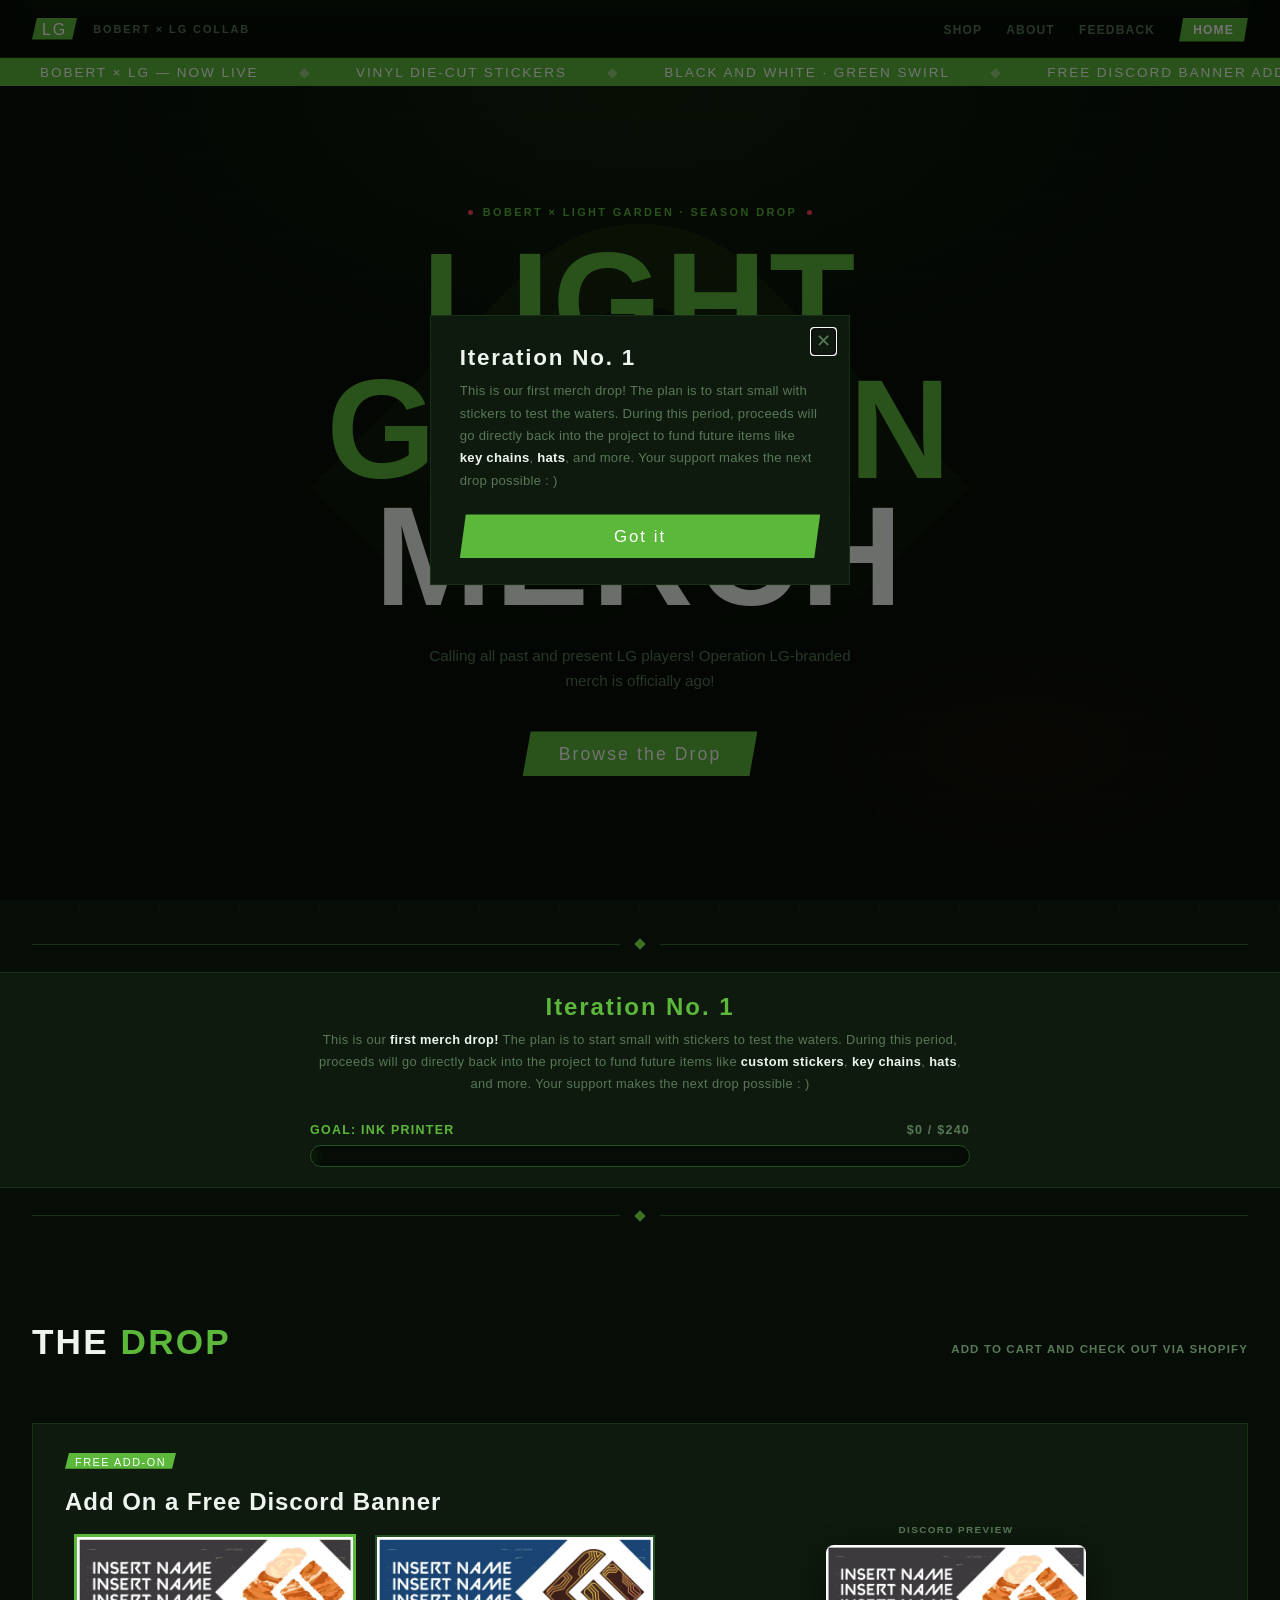
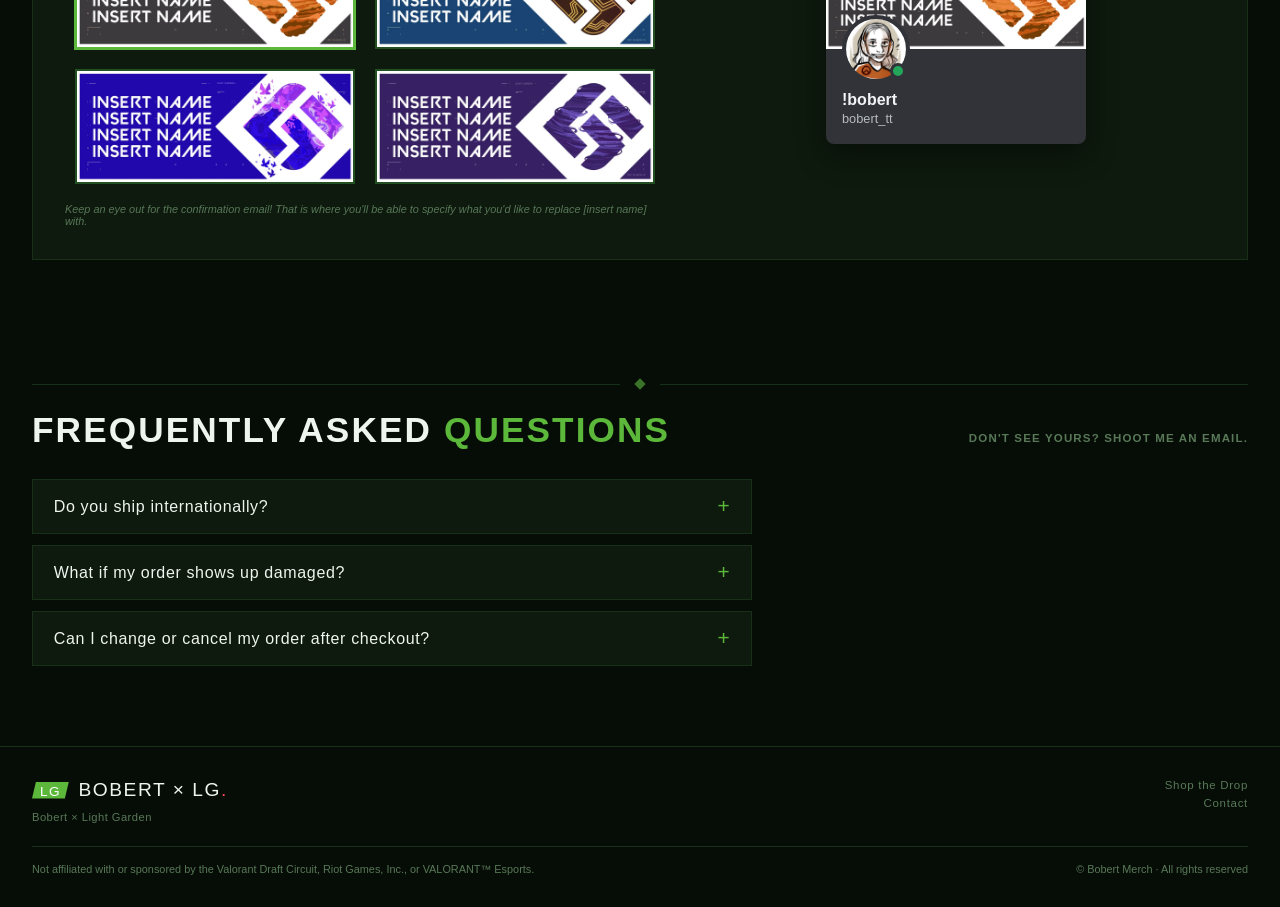
<file: index.html>
<!DOCTYPE html>
<html lang="en">
<head>
  <meta charset="UTF-8" />
  <!-- CSP must come right after charset, before any resource-loading tag,
       to actually apply to everything below it. Shopify's Buy Button SDK
       injects styles/iframes at runtime and needs its own hosts allowed —
       see the note in CLAUDE.md's Shopify section before tightening this.
       img-src's schemeless sdks.shopifycdn.com and connect-src's
       *.shopifysvc.com were both added after a Playwright pass through a
       full page load AND a real add-to-cart→checkout run surfaced them as
       genuine violations, not guessed in advance — the SDK's own bundled
       UI icons (e.g. arrow.svg) and its telemetry beacons (observed:
       monorail-edge.shopifysvc.com on load, otlp-http-production
       .shopifysvc.com during checkout — wildcarded rather than enumerated
       since Shopify can add/rotate these). Don't remove either without
       re-testing an actual checkout, not just a page load. -->
  <meta http-equiv="Content-Security-Policy" content="
    default-src 'self';
    script-src 'self' https://sdks.shopifycdn.com;
    style-src 'self' 'unsafe-inline' https://fonts.googleapis.com;
    font-src 'self' https://fonts.gstatic.com;
    img-src 'self' data: https://cdn.shopify.com sdks.shopifycdn.com;
    frame-src 'self' https://docs.google.com https://*.myshopify.com https://shop.app;
    connect-src 'self' https://*.myshopify.com https://*.shopifysvc.com;
    base-uri 'none';
    object-src 'none';
  ">
  <meta name="viewport" content="width=device-width, initial-scale=1.0" />
  <title>Bobert × LG Merch Drop</title>
  <meta name="description" content="LG-branded merch — vinyl stickers, plus a free Discord banner add-on, for the Light Garden VDC franchise.">
  <meta property="og:title" content="Bobert × LG Merch Drop">
  <meta property="og:description" content="LG-branded merch designed by a VDC member. Vinyl stickers, plus a free Discord banner add-on.">
  <meta property="og:image" content="https://bobert-merch.github.io/assets/LG_LOGO.png">
  <meta property="og:type" content="website">
  <meta property="og:url" content="https://bobert-merch.github.io/">
  <link rel="icon" href="./assets/LG_LOGO.png" type="image/png">
  <link rel="preconnect" href="https://fonts.googleapis.com">
  <link rel="preconnect" href="https://fonts.gstatic.com" crossorigin>
  <link href="https://fonts.googleapis.com/css2?family=Bebas+Neue&family=Inter:wght@400;500;600;700&display=swap" rel="stylesheet" />
  <link rel="stylesheet" href="./styles.css">
  <script type="application/ld+json">
  {
    "@context": "https://schema.org",
    "@type": "FAQPage",
    "mainEntity": [
      {
        "@type": "Question",
        "name": "Do you ship internationally?",
        "acceptedAnswer": {
          "@type": "Answer",
          "text": "Yes and no. These products are only available to those in the United States and Canada."
        }
      },
      {
        "@type": "Question",
        "name": "What if my order shows up damaged?",
        "acceptedAnswer": {
          "@type": "Answer",
          "text": "Email me a photo and replacement or refund, whichever works for you."
        }
      },
      {
        "@type": "Question",
        "name": "Can I change or cancel my order after checkout?",
        "acceptedAnswer": {
          "@type": "Answer",
          "text": "Of course! Email me as soon as you can and if it hasn't shipped yet, I'll update or cancel it."
        }
      }
    ]
  }
  </script>
</head>
<body class="page-shop">

<!-- NAV — kept in sync by hand across index.html/feedback.html/about.html.
     Deliberately not JS-injected so each page stays fully self-describing
     when read on its own. The cart itself isn't in this markup at all —
     it's Shopify's own cart + floating toggle, mounted by site.js (see
     CLAUDE.md's "Shopify" section). -->
<nav>
  <a class="nav-left" href="./index.html" aria-label="Bobert × LG home">
    <span class="lg-pill">LG</span>
    <span class="nav-subtitle">Bobert × LG Collab</span>
  </a>
  <div class="nav-right-group">
    <ul class="nav-links">
      <li><a href="./index.html#shop">Shop</a></li>
      <li><a href="./about.html">About</a></li>
      <li><a href="./feedback.html">Feedback</a></li>
      <li><a href="./index.html" class="nav-cta">Home</a></li>
    </ul>
    <div class="nav-right">
      <button class="hamburger" id="hamburger-btn" aria-label="Open navigation" aria-expanded="false">MENU</button>
    </div>
  </div>
</nav>


<!-- MOBILE NAV -->
<div class="mobile-nav" id="mobile-nav" aria-label="Mobile navigation">
  <a href="./index.html#shop">Shop</a>
  <a href="./about.html">About</a>
  <a href="./feedback.html">Feedback</a>
  <a href="./index.html" class="mobile-nav-cta">Home</a>
</div>

<main>

<!-- TICKER -->
<div class="ticker-wrap" aria-hidden="true">
  <div class="ticker-inner">
    <span>BOBERT × LG — NOW LIVE</span><span class="sep">◆</span>
    <span>VINYL DIE-CUT STICKERS</span><span class="sep">◆</span>
    <span>BLACK AND WHITE · GREEN SWIRL</span><span class="sep">◆</span>
    <span>FREE DISCORD BANNER ADD-ON</span><span class="sep">◆</span>
    <span>RED ROSE FTW</span><span class="sep">◆</span>
    <span>SHOP THE DROP TO ORDER</span><span class="sep">◆</span>
    <span>BOBERT × LG — NOW LIVE</span><span class="sep">◆</span>
    <span>VINYL DIE-CUT STICKERS</span><span class="sep">◆</span>
    <span>BLACK AND WHITE · GREEN SWIRL</span><span class="sep">◆</span>
    <span>FREE DISCORD BANNER ADD-ON</span><span class="sep">◆</span>
    <span>LIMITED RUN — ONE DROP PER SEASON</span><span class="sep">◆</span>
    <span>SHOP THE DROP TO ORDER</span><span class="sep">◆</span>
    <span>BOBERT × LG — NOW LIVE</span><span class="sep">◆</span>
  </div>
</div>

<!-- HERO -->
<section class="hero">
  <img src="./assets/LG_LOGO.png" class="hero-logo-bg" alt="" aria-hidden="true">
  <div class="hero-eyebrow">
    <span class="dot"></span>
    Bobert × Light Garden · Season Drop
    <span class="dot"></span>
  </div>
  <h1>
    <span class="line-green">LIGHT</span><br>
   <span class="line-green"> GARDEN </span><br>
    MERCH
  </h1>
  <p class="hero-sub">
    Calling all past and present LG players! Operation LG-branded merch is officially ago!  
  </p>
  <div class="hero-actions">
    <a href="#shop" class="btn-primary">Browse the Drop</a>
  </div>
</section>

<!-- TRIAL NOTICE -->
<div class="divider"><div class="divider-line"></div><div class="divider-diamond"></div><div class="divider-line"></div></div>

<!--
  ══════════════════════════════════════════════════════════════
  MILESTONE GOAL — HOW TO UPDATE
  ──────────────────────────────────────────────────────────────
  No backend/sales tracking on this static site, so this is a
  hand-maintained number: change data-current below to the current
  dollar amount raised toward data-goal as proceeds come in. site.js
  reads both once on load and computes the bar width + "$X / $Y" label
  from them — that's the only edit needed, nothing else to recalculate
  by hand. To change the goal itself (new item, new dollar amount),
  update data-goal and the "Goal:" label text together.
  ══════════════════════════════════════════════════════════════
  -->
<div class="trial-notice" role="note">
  <h2 class="trial-notice-title">Iteration No. 1</h2>
  <p>This is our <strong>first merch drop!</strong> The plan is to start small with stickers to test the waters. During this period, proceeds will go directly back into the project to fund future items like <strong>custom stickers</strong>, <strong>key chains</strong>, <strong>hats</strong>, and more. Your support makes the next drop possible : )</p>
  <div class="trial-goal" data-current="0" data-goal="240">
    <div class="trial-goal-header">
      <span class="trial-goal-label">Goal: Ink Printer</span>
      <span class="trial-goal-amount"></span>
    </div>
    <div class="trial-goal-bar">
      <div class="trial-goal-bar-fill"></div>
    </div>
  </div>
</div>

<!-- SHOP -->
<div class="divider"><div class="divider-line"></div><div class="divider-diamond"></div><div class="divider-line"></div></div>

<section id="shop">
  <div class="section-header">
    <h2>THE <span>DROP</span></h2>
    <div class="section-meta">
      Add to cart and check out via Shopify
    </div>
  </div>

  <!--
  ══════════════════════════════════════════════════════════════
  PRODUCT GRID — HOW TO EDIT
  ──────────────────────────────────────────────────────────────
  Each sticker is a live Shopify Buy Button product component — name,
  price, description, and images all come from Shopify now, not from
  this markup. See CLAUDE.md's "Shopify" section for how the SDK is
  bootstrapped (one shared client/cart/toggle in site.js).

  ADD OR CHANGE A STICKER:
    Create/edit the product in the Shopify admin, then either edit the
    data-shopify-product-id below (to replace one) or add a new
    <div data-shopify-product-id="…"></div> (to add one) — site.js finds
    every element with that attribute and mounts a product component
    into it automatically. No other JS/HTML edit needed.
  ══════════════════════════════════════════════════════════════
  -->
  <div class="product-grid">

    <!-- LG Logo Vinyl Sticker | Black and White -->
    <div class="shopify-product" data-shopify-product-id="9629261037811"></div>

    <!-- LG Logo Vinyl Sticker | Green Swirl -->
    <div class="shopify-product" data-shopify-product-id="9629262872819"></div>

  </div>

  <!--
  ══════════════════════════════════════════════════════════════
  FREE ADD-ON — HOW TO EDIT
  ──────────────────────────────────────────────────────────────
  Backed by Shopify product 9694852481267 ("LG Discord Banner", $0.00) —
  see BANNER_PRODUCT_ID in site.js. It has four real variants now, each
  with its own image (so the correct design shows up as the line-item
  thumbnail in both Shopify admin and the cart drawer) — titled exactly
  Brimstone / Chamber / Clove / Omen, matching data-label below.
  getBannerVariantForLabel() in site.js matches swatch clicks to these by
  title; a design also still writes a `Design` line-item custom attribute
  as a redundant, always-there record even though the variant itself now
  carries that information. If you rename a variant in Shopify, update
  its swatch's data-label (and aria-label/alt) to match exactly — a
  mismatch silently falls back to whichever variant is listed first.

  Gated the same way it always was: clicking a swatch before a paid item
  is in the cart only updates the visual selection/preview, it doesn't
  touch the Shopify cart — see hasQualifyingItem()/syncAddonState() in
  site.js. No automatic retry: pick a design while ineligible, add a
  sticker, then click the swatch again to actually add it. The
  .addon-hint paragraph below is a permanent fixture (always visible,
  regardless of cart state) rather than toggled by eligibility — it used
  to hide once a paid item qualified, but that meant it could flash
  visible-then-vanish for a returning visitor whose cart already
  qualified, which read as broken. Always-on trades that flash for the
  hint being slightly stale once you already have the banner, on
  purpose.

  ADD A DESIGN:
    Copy a .swatch-btn block inside .swatch-grid, point the img src at a
    file in assets/digital/, and set data-label — data-label doubles as
    the value written to the Design custom attribute (and the variant
    title to match, if/when real variants exist). No visible label
    needed — the image is the only identifier now, so keep aria-label
    accurate for screen readers.

  REMOVE A DESIGN:
    Delete its .swatch-btn block. Keep exactly one swatch marked
    class="swatch-btn active" + aria-current="true" (the default
    selection).

  The .addon-preview mock Discord card just mirrors whichever swatch is
  active (site.js keeps #discord-preview-banner's src in sync) — no
  markup changes needed there when adding/removing a design.
  ══════════════════════════════════════════════════════════════
  -->
  <div class="addon-card">
    <div class="addon-main">
      <span class="addon-badge">Free Add-On</span>
      <h3 class="addon-title">Add On a Free Discord Banner</h3>
      <div class="swatch-grid">
        <button class="swatch-btn active" aria-current="true" aria-label="Brimstone"
                data-label="Brimstone">
          <img src="./assets/digital/BrimBanner.webp" alt="Brimstone Discord banner design" loading="lazy">
        </button>
        <button class="swatch-btn" aria-label="Chamber"
                data-label="Chamber">
          <img src="./assets/digital/ChamberBanner.webp" alt="Chamber Discord banner design" loading="lazy">
        </button>
        <button class="swatch-btn" aria-label="Clove"
                data-label="Clove">
          <img src="./assets/digital/CloveBanner.webp" alt="Clove Discord banner design" loading="lazy">
        </button>
        <button class="swatch-btn" aria-label="Omen"
                data-label="Omen">
          <img src="./assets/digital/OmenBanner.webp" alt="Omen Discord banner design" loading="lazy">
        </button>
      </div>
      <!-- Always visible — see the FREE ADD-ON comment above for why this
           doesn't toggle with cart eligibility anymore. -->
      <p class="addon-hint">Keep an eye out for the confirmation email! That is where you'll be able to specify what you'd like to replace [insert name] with.</p>
    </div>

    <!-- Live preview of the selected design on a mock Discord profile
         popup — proportioned to Discord's actual recommended banner size
         (600×240, a 5:2 aspect ratio). Purely visual: #discord-preview-banner's
         src is kept in sync with whichever swatch is .active by the swatch
         click handler in site.js (and set once on load to match). -->
    <div class="addon-preview">
      <span class="addon-preview-label">Discord Preview</span>
      <div class="discord-card">
        <div class="discord-card-banner">
          <img id="discord-preview-banner" src="./assets/digital/BrimBanner.webp" alt="Selected banner design previewed on a Discord profile">
        </div>
        <div class="discord-card-avatar-row">
          <div class="discord-card-avatar">
            <img src="./assets/disc_pfp.webp" alt="">
            <span class="discord-card-status"></span>
          </div>
        </div>
        <div class="discord-card-body">
          <div class="discord-card-name">!bobert</div>
          <div class="discord-card-username">bobert_tt</div>
        </div>
      </div>
      <!-- Empty until a swatch click actually lands in the Shopify cart
           (site.js sets this — see setBannerAddedText()); stays empty while
           gated, so it never claims something's in the cart when it isn't.
           #addon-spinner is shown by showAddonSpinner()/hideAddonSpinner()
           for the span of the in-flight checkout request, split from the
           message span since setBannerAddedText() replaces the message's
           textContent and would otherwise wipe the spinner out too. -->
      <p class="addon-added-text" id="addon-added-text">
        <span class="addon-spinner" id="addon-spinner" hidden aria-hidden="true"></span>
        <span id="addon-added-text-msg"></span>
      </p>
    </div>
  </div>
</section>

<!-- FAQ -->
<div class="divider divider--spaced"><div class="divider-line"></div><div class="divider-diamond"></div><div class="divider-line"></div></div>

<section id="faq">
  <div class="section-header">
    <h2>FREQUENTLY ASKED <span>QUESTIONS</span></h2>
    <div class="section-meta">
      Don't see yours? Shoot me an email.
    </div>
  </div>

  <div class="faq-list">
    <details class="faq-item">
      <summary>Do you ship internationally?</summary>
      <p>Yes and no. These products are only available to those in the United States and Canada. </p>
    </details>
    <details class="faq-item">
      <summary>What if my order shows up damaged?</summary>
      <p>Email me a photo and replacement or refund, whichever works for you.</p>
    </details>
    <details class="faq-item">
      <summary>Can I change or cancel my order after checkout?</summary>
      <p>Of course! Email me as soon as you can and if it hasn't shipped yet, I'll update or cancel it.</p>
    </details>
  </div>
</section>

</main>

<!-- TRIAL NOTICE MODAL -->
<div class="cart-overlay trial-modal-overlay" id="trial-modal-overlay" hidden></div>
<div class="trial-modal" id="trial-modal" role="dialog" aria-modal="true" aria-labelledby="trial-modal-title" tabindex="-1" hidden>
  <button class="trial-modal-close" id="trial-modal-close" type="button" aria-label="Close">✕</button>
  <h2 id="trial-modal-title" class="trial-modal-title">Iteration No. 1</h2>
  <p class="trial-modal-body">This is our first merch drop! The plan is to start small with stickers to test the waters. During this period, proceeds will go directly back into the project to fund future items like <strong>key chains</strong>, <strong>hats</strong>, and more. Your support makes the next drop possible : )</p>
  <button class="btn-checkout trial-modal-ok" id="trial-modal-ok" type="button">Got it</button>
</div>


<!-- FOOTER -->
<footer class="footer--shop">
  <div class="footer-inner">
    <div>
      <div class="footer-brand">
        <span class="footer-pill">LG</span>
        <span class="footer-wordmark">BOBERT × LG<span>.</span></span>
      </div>
      <div class="footer-tagline">
        Bobert × Light Garden
      </div>
    </div>
    <div class="footer-links">
      <a href="#shop">Shop the Drop</a>
      <a class="obf-email" data-u="bobertvdc" data-d="gmail.com">Contact</a>
    </div>
  </div>
  <div class="footer-inner">
    <div class="footer-legal">
      <span>Not affiliated with or sponsored by the Valorant Draft Circuit, Riot Games, Inc., or VALORANT™ Esports.</span>
      <span>© Bobert Merch · All rights reserved</span>
    </div>
  </div>
</footer>

<!-- Announces cart changes driven by our own code (the banner swatches —
     see announceCart() in site.js). Shopify's own drawer is a cross-origin
     iframe we can't announce from, and a swatch click has no visual
     "added" confirmation either, so this is the only signal assistive
     tech gets for it. -->
<div id="cart-status" class="sr-only" aria-live="polite" aria-atomic="true"></div>

<script src="./site.js"></script>

</body>
</html>
</file>
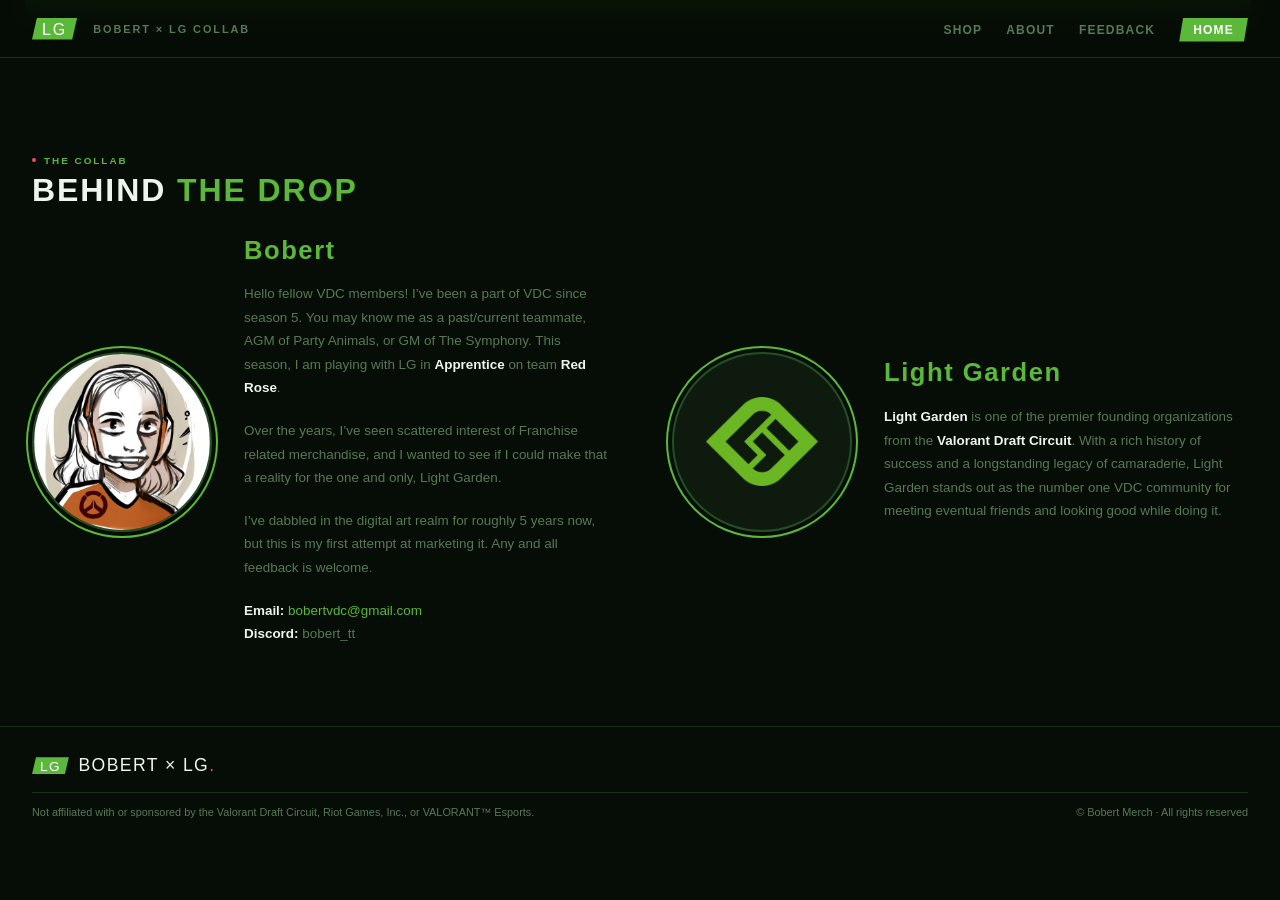
<file: about.html>
<!DOCTYPE html>
<html lang="en">
<head>
  <meta charset="UTF-8" />
  <!-- CSP must come right after charset, before any resource-loading tag,
       to actually apply to everything below it. Shopify's Buy Button SDK
       injects styles/iframes at runtime and needs its own hosts allowed —
       see the note in CLAUDE.md's Shopify section before tightening this.
       img-src's schemeless sdks.shopifycdn.com and connect-src's
       *.shopifysvc.com were both added after a Playwright pass through a
       full page load AND a real add-to-cart→checkout run surfaced them as
       genuine violations, not guessed in advance — the SDK's own bundled
       UI icons (e.g. arrow.svg) and its telemetry beacons (observed:
       monorail-edge.shopifysvc.com on load, otlp-http-production
       .shopifysvc.com during checkout — wildcarded rather than enumerated
       since Shopify can add/rotate these). Don't remove either without
       re-testing an actual checkout, not just a page load. -->
  <meta http-equiv="Content-Security-Policy" content="
    default-src 'self';
    script-src 'self' https://sdks.shopifycdn.com;
    style-src 'self' 'unsafe-inline' https://fonts.googleapis.com;
    font-src 'self' https://fonts.gstatic.com;
    img-src 'self' data: https://cdn.shopify.com sdks.shopifycdn.com;
    frame-src 'self' https://docs.google.com https://*.myshopify.com https://shop.app;
    connect-src 'self' https://*.myshopify.com https://*.shopifysvc.com;
    base-uri 'none';
    object-src 'none';
  ">
  <meta name="viewport" content="width=device-width, initial-scale=1.0" />
  <title>Bobert × LG — About</title>
  <meta name="description" content="Meet Bobert and Light Garden — the story behind the Bobert × Light Garden VDC merch collab.">
  <meta property="og:title" content="Bobert × LG — About">
  <meta property="og:description" content="Meet Bobert and Light Garden — the story behind the merch collab.">
  <meta property="og:image" content="https://bobert-merch.github.io/assets/LG_LOGO.png">
  <meta property="og:type" content="website">
  <meta property="og:url" content="https://bobert-merch.github.io/about.html">
  <link rel="icon" href="./assets/LG_LOGO.png" type="image/png">
  <link rel="preconnect" href="https://fonts.googleapis.com">
  <link rel="preconnect" href="https://fonts.gstatic.com" crossorigin>
  <link href="https://fonts.googleapis.com/css2?family=Bebas+Neue&family=Inter:wght@400;500;600;700&display=swap" rel="stylesheet" />
  <link rel="stylesheet" href="./styles.css">
</head>
<body class="page-about">

<!-- NAV — kept in sync by hand across index.html/feedback.html/about.html.
     Deliberately not JS-injected so each page stays fully self-describing
     when read on its own. The cart itself isn't in this markup at all —
     it's Shopify's own cart + floating toggle, mounted by site.js (see
     CLAUDE.md's "Shopify" section). -->
<nav>
  <a class="nav-left" href="./index.html" aria-label="Bobert × LG home">
    <span class="lg-pill">LG</span>
    <span class="nav-subtitle">Bobert × LG Collab</span>
  </a>
  <div class="nav-right-group">
    <ul class="nav-links">
      <li><a href="./index.html#shop">Shop</a></li>
      <li><a href="./about.html">About</a></li>
      <li><a href="./feedback.html">Feedback</a></li>
      <li><a href="./index.html" class="nav-cta">Home</a></li>
    </ul>
    <div class="nav-right">
      <button class="hamburger" id="hamburger-btn" aria-label="Open navigation" aria-expanded="false">MENU</button>
    </div>
  </div>
</nav>

<!-- MOBILE NAV -->
<div class="mobile-nav" id="mobile-nav" aria-label="Mobile navigation">
  <a href="./index.html#shop">Shop</a>
  <a href="./about.html">About</a>
  <a href="./feedback.html">Feedback</a>
  <a href="./index.html" class="mobile-nav-cta">Home</a>
</div>

<main>

<!-- ABOUT -->
<section id="about">
  <div class="section-label"><span class="dot"></span> The Collab</div>
  <h1 class="section-title">BEHIND <span>THE DROP</span></h1>

  <div class="about-grid">

    <div class="about-col">
      <div class="about-photo">
        <img src="./assets/disc_pfp.webp" alt="Bobert" loading="lazy" />
      </div>
      <div class="about-body">
        <h3><span>Bobert</span></h3>
        <p>
          Hello fellow VDC members! I’ve been a part of VDC since season 5. You may
          know me as a past/current teammate, AGM of Party Animals, or GM of The Symphony. This season,
          I am playing with LG in <strong>Apprentice</strong> on team <strong>Red Rose</strong>.
        </p>
        <p>
          Over the years, I’ve seen scattered interest of Franchise related merchandise, and I wanted
          to see if I could make that a reality for the one and only, Light Garden.
        </p>
        <p>
          I’ve dabbled in the digital art realm for roughly 5 years now, but this is my first attempt
          at marketing it. Any and all feedback is welcome.
        </p>
        <p>
          <strong>Email:</strong> <a class="obf-email" data-u="bobertvdc" data-d="gmail.com"></a><br>
          <strong>Discord:</strong> bobert_tt
        </p>
      </div>
    </div>

    <div class="about-col about-col--lg">
      <div class="about-photo">
        <img src="./assets/LG_LOGO.png" alt="Light Garden" loading="lazy" />
      </div>
      <div class="about-body">
        <h3><span>Light Garden</span></h3>
        <p>
         <strong>Light Garden</strong> is one of the premier founding organizations from the <strong>Valorant Draft Circuit</strong>.  With a rich history of success and a longstanding legacy of camaraderie, Light Garden stands out as the number one VDC community for meeting eventual friends and looking good while doing it.
        </p>
      </div>
    </div>

  </div>
</section>

</main>


<!-- FOOTER -->
<footer>
  <div class="footer-inner">
    <div class="footer-brand">
      <span class="footer-pill">LG</span>
      <span class="footer-wordmark">BOBERT × LG<span>.</span></span>
    </div>
  </div>
  <div class="footer-inner">
    <div class="footer-legal">
      <span>Not affiliated with or sponsored by the Valorant Draft Circuit, Riot Games, Inc., or VALORANT™ Esports.</span>
      <span>© Bobert Merch · All rights reserved</span>
    </div>
  </div>
</footer>

<!-- Announces cart changes driven by our own code (the banner swatches —
     see announceCart() in site.js). Shopify's own drawer is a cross-origin
     iframe we can't announce from, and a swatch click has no visual
     "added" confirmation either, so this is the only signal assistive
     tech gets for it. -->
<div id="cart-status" class="sr-only" aria-live="polite" aria-atomic="true"></div>

<script src="./site.js"></script>
</body>
</html>
</file>
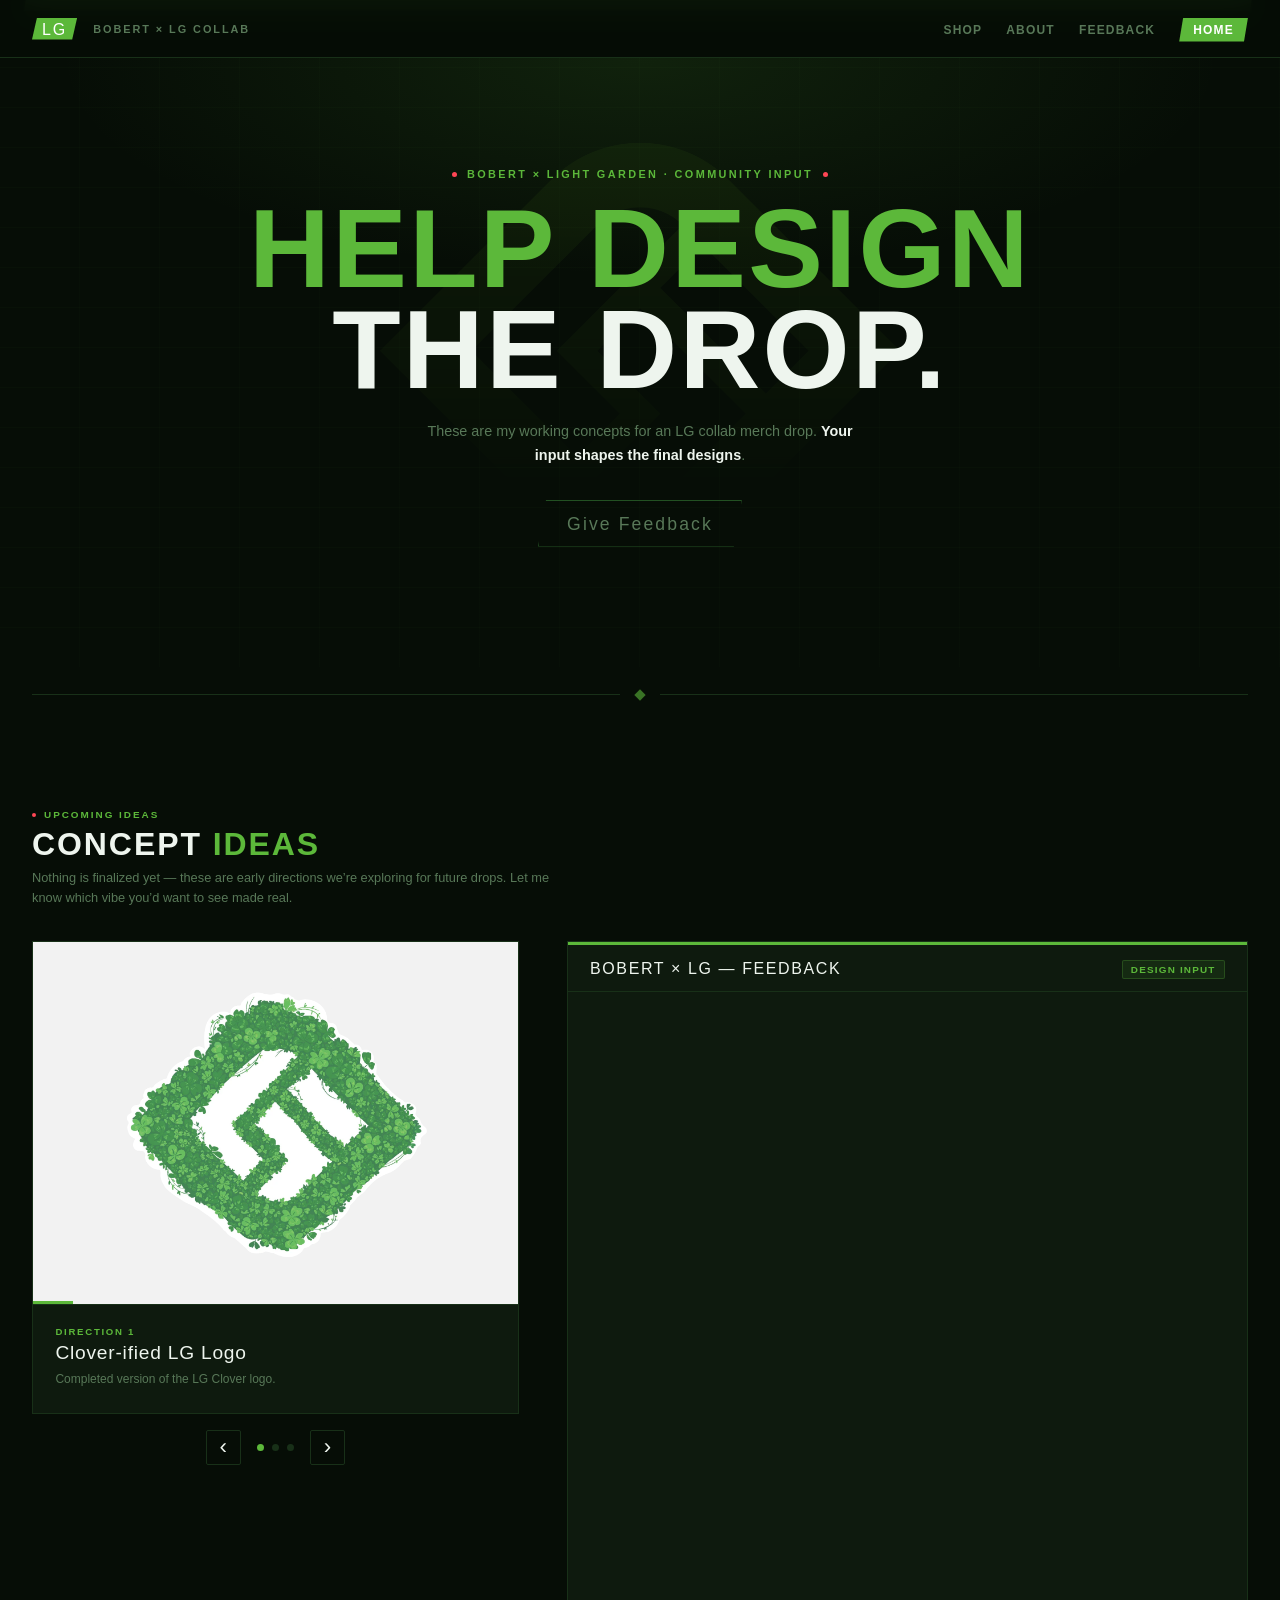
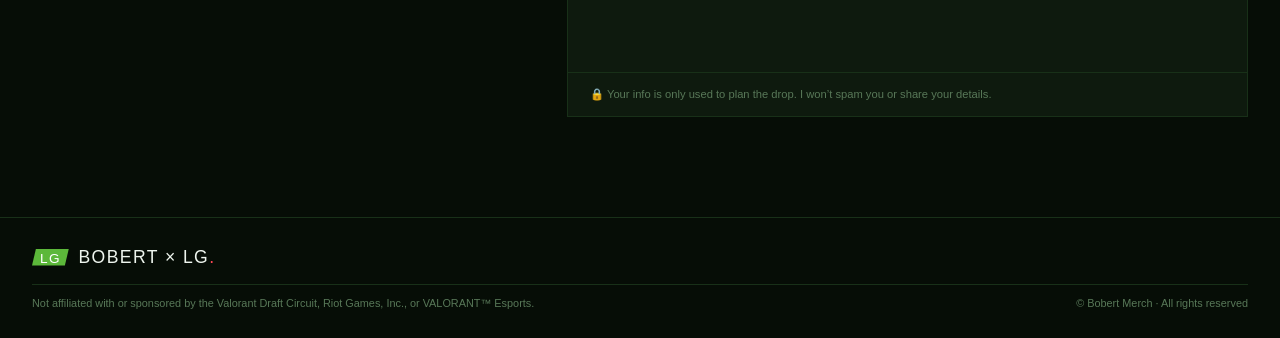
<file: feedback.html>
<!DOCTYPE html>
<html lang="en">
<head>
  <meta charset="UTF-8" />
  <!-- CSP must come right after charset, before any resource-loading tag,
       to actually apply to everything below it. Shopify's Buy Button SDK
       injects styles/iframes at runtime and needs its own hosts allowed —
       see the note in CLAUDE.md's Shopify section before tightening this.
       img-src's schemeless sdks.shopifycdn.com and connect-src's
       *.shopifysvc.com were both added after a Playwright pass through a
       full page load AND a real add-to-cart→checkout run surfaced them as
       genuine violations, not guessed in advance — the SDK's own bundled
       UI icons (e.g. arrow.svg) and its telemetry beacons (observed:
       monorail-edge.shopifysvc.com on load, otlp-http-production
       .shopifysvc.com during checkout — wildcarded rather than enumerated
       since Shopify can add/rotate these). Don't remove either without
       re-testing an actual checkout, not just a page load. -->
  <meta http-equiv="Content-Security-Policy" content="
    default-src 'self';
    script-src 'self' https://sdks.shopifycdn.com;
    style-src 'self' 'unsafe-inline' https://fonts.googleapis.com;
    font-src 'self' https://fonts.gstatic.com;
    img-src 'self' data: https://cdn.shopify.com sdks.shopifycdn.com;
    frame-src 'self' https://docs.google.com https://*.myshopify.com https://shop.app;
    connect-src 'self' https://*.myshopify.com https://*.shopifysvc.com;
    base-uri 'none';
    object-src 'none';
  ">
  <meta name="viewport" content="width=device-width, initial-scale=1.0" />
  <title>Bobert × LG — Merch Concepts</title>
  <meta name="description" content="Help shape the Bobert × Light Garden merch drop — vote on concept directions and submit your interest for the upcoming VDC community merch release.">
  <meta property="og:title" content="Bobert × LG — Merch Concepts">
  <meta property="og:description" content="Help shape the Bobert × Light Garden merch drop — vote on concept directions and submit your interest.">
  <meta property="og:image" content="https://bobert-merch.github.io/assets/LG_LOGO.png">
  <meta property="og:type" content="website">
  <meta property="og:url" content="https://bobert-merch.github.io/feedback.html">
  <link rel="icon" href="./assets/LG_LOGO.png" type="image/png">
  <link rel="preconnect" href="https://fonts.googleapis.com">
  <link rel="preconnect" href="https://fonts.gstatic.com" crossorigin>
  <link href="https://fonts.googleapis.com/css2?family=Bebas+Neue&family=Inter:wght@400;500;600;700&display=swap" rel="stylesheet" />
  <link rel="stylesheet" href="./styles.css">
</head>
<body class="page-feedback">

<!-- NAV — kept in sync by hand across index.html/feedback.html/about.html.
     Deliberately not JS-injected so each page stays fully self-describing
     when read on its own. The cart itself isn't in this markup at all —
     it's Shopify's own cart + floating toggle, mounted by site.js (see
     CLAUDE.md's "Shopify" section). -->
<nav>
  <a class="nav-left" href="./index.html" aria-label="Bobert × LG home">
    <span class="lg-pill">LG</span>
    <span class="nav-subtitle">Bobert × LG Collab</span>
  </a>
  <div class="nav-right-group">
    <ul class="nav-links">
      <li><a href="./index.html#shop">Shop</a></li>
      <li><a href="./about.html">About</a></li>
      <li><a href="./feedback.html">Feedback</a></li>
      <li><a href="./index.html" class="nav-cta">Home</a></li>
    </ul>
    <div class="nav-right">
      <button class="hamburger" id="hamburger-btn" aria-label="Open navigation" aria-expanded="false">MENU</button>
    </div>
  </div>
</nav>

<!-- MOBILE NAV -->
<div class="mobile-nav" id="mobile-nav" aria-label="Mobile navigation">
  <a href="./index.html#shop">Shop</a>
  <a href="./about.html">About</a>
  <a href="./feedback.html">Feedback</a>
  <a href="./index.html" class="mobile-nav-cta">Home</a>
</div>

<main>

<!-- HERO -->
<section class="hero">
  <img src="./assets/LG_LOGO.png" class="hero-logo-bg" alt="" aria-hidden="true">
  <div class="hero-eyebrow">
    <span class="dot"></span>
    Bobert × Light Garden · Community Input
    <span class="dot"></span>
  </div>
  <h1>
    <span class="line-green">HELP 
    DESIGN<br></span>
    THE DROP.
  </h1>
  <p class="hero-sub">
    These are my working concepts for an LG collab merch drop. <strong>Your input shapes the final designs</strong>.
  </p>
  <div class="hero-actions">
    <a href="#form" class="btn-ghost">Give Feedback</a>
  </div>
</section>

<div class="divider"><div class="divider-line"></div><div class="divider-diamond"></div><div class="divider-line"></div></div>

<!-- CONCEPTS + FORM -->
<section id="concepts" aria-label="Concepts and Feedback">
  <div class="concepts-section">
    <div class="section-label"><span class="dot"></span> Upcoming Ideas</div>
    <h2 class="section-title">CONCEPT <span>IDEAS</span></h2>
    <p class="section-desc">Nothing is finalized yet — these are early directions we’re exploring for future drops. Let me know which vibe you’d want to see made real.</p>

    <div class="concepts-form-grid">

      <!-- Concept Carousel -->
      <div class="concept-carousel">
        <div class="concept-slides">

          <div class="concept-slide active">
            <div class="concept-card">
              <div class="concept-img">
                <img src="./assets/concept_designs/clover_logo.webp" alt="Concept A — the LG logo created by bunches of clovers" loading="lazy">
              </div>
              <div class="concept-info">
                <div class="concept-tag">Direction 1</div>
                <div class="concept-name">Clover-ified LG Logo</div>
                <p class="concept-desc">Completed version of the LG Clover logo.  </p>

              </div>
            </div>
          </div>

          <div class="concept-slide">
            <div class="concept-card">
              <div class="concept-img">
                <img src="./assets/concept_designs/redrose-logo.jpeg" alt="Concept B — the LG logo Red Rose themed" loading="lazy">
              </div>
              <div class="concept-info">
                <div class="concept-tag">Direction 2</div>
                <div class="concept-name">Red Rose LG Logo</div>
                <p class="concept-desc">Work in progress (WIP) design, it still needs to be fully rendered. Thinking about doing one for each team.</p>
              </div>
            </div>
          </div>

          <div class="concept-slide">
            <div class="concept-card">
              <div class="concept-img">
                <img src="./assets/concept_designs/redrose.jpeg" alt="Concept C — the LG logo Classic Team Name Design" loading="lazy">
              </div>
              <div class="concept-info">
                <div class="concept-tag">Direction 3</div>
                <div class="concept-name">Classic Team Name Design</div>
                <p class="concept-desc">Work in progress (WIP) design, it still needs to be fully rendered. Same idea as the team LG logo; want to do one for each team.</p>
              </div>
            </div>
          </div>

        </div>
        <div class="concept-carousel-nav">
          <button class="concept-nav-btn concept-prev" aria-label="Previous concept">&#8249;</button>
          <div class="concept-dots">
            <button class="concept-dot active" aria-label="Concept A" aria-current="true"></button>
            <button class="concept-dot" aria-label="Concept B"></button>
            <button class="concept-dot" aria-label="Concept C"></button>
          </div>
          <button class="concept-nav-btn concept-next" aria-label="Next concept">&#8250;</button>
        </div>
      </div>

      <!-- Feedback Form -->
      <div class="form-wrapper" id="form">
        <div class="form-header">
          <span class="form-header-title">BOBERT × LG — FEEDBACK</span>
          <span class="form-header-badge">Design Input</span>
        </div>
        <!-- Sandboxed to the minimum Google Forms needs to render and submit
             (allow-scripts/-same-origin/-forms), deliberately WITHOUT
             allow-top-navigation — an unsandboxed cross-origin frame can
             otherwise set window.top.location and redirect visitors away.
             allow-popups(-to-escape-sandbox) covers Forms' own "open in new
             tab" affordances. referrerpolicy trims what Google sees about
             this page. If a future embed stops submitting, that's the first
             thing to loosen — see CLAUDE.md's Shopify section for the CSP
             note this pairs with. -->
        <iframe
          src="https://docs.google.com/forms/d/e/1FAIpQLSegdoxNO8LeBpTzMb1CQyIf8BLtPWtMP-Wy2yBaS44pMzh8vw/viewform?embedded=true"
          title="Light Garden Feedback Form"
          sandbox="allow-scripts allow-same-origin allow-forms allow-popups allow-popups-to-escape-sandbox"
          referrerpolicy="strict-origin-when-cross-origin"
          loading="lazy">
          Loading form…
        </iframe>
        <div class="form-note">
          <span aria-hidden="true">🔒</span> Your info is only used to plan the drop. I won’t spam you or share your details.
        </div>
      </div>

    </div>
  </div>
</section><!-- /concepts -->

</main>


<!-- FOOTER -->
<footer>
  <div class="footer-inner">
    <div class="footer-brand">
      <span class="footer-pill">LG</span>
      <span class="footer-wordmark">BOBERT × LG<span>.</span></span>
    </div>
  </div>
  <div class="footer-inner">
    <div class="footer-legal">
      <span>Not affiliated with or sponsored by the Valorant Draft Circuit, Riot Games, Inc., or VALORANT™ Esports.</span>
      <span>© Bobert Merch · All rights reserved</span>
    </div>
  </div>
</footer>

<!-- Announces cart changes driven by our own code (the banner swatches —
     see announceCart() in site.js). Shopify's own drawer is a cross-origin
     iframe we can't announce from, and a swatch click has no visual
     "added" confirmation either, so this is the only signal assistive
     tech gets for it. -->
<div id="cart-status" class="sr-only" aria-live="polite" aria-atomic="true"></div>

<script src="./site.js"></script>
</body>
</html>
</file>
<file: styles.css>
/* ══════════════════════════════════════════════════════════════
   All CSS for the site lives in this one file, loaded by all three
   pages (index.html, feedback.html, about.html). Kept as a single
   file on purpose — see CLAUDE.md's "File organization" section for
   why — rather than split per-page: one cascade context means no
   load-order rules to remember (a prior split caused a real bug:
   reduced-motion for .concept-card was silently cancelled because a
   later-loading page file re-declared its transition).

   PAGE SCOPING: index.html and feedback.html both have a `.hero`
   section with different padding/background/sizing. Since this file
   is shared, those page-specific hero rules are scoped under a body
   class (.page-shop / .page-feedback / .page-about, set on each
   page's <body>) instead of relying on file-load order. If you add
   a new selector that needs different values per page, scope it the
   same way rather than declaring the bare selector twice.
   ══════════════════════════════════════════════════════════════ */

/* ── RESET ── */
*, *::before, *::after { box-sizing: border-box; margin: 0; padding: 0; }

/* Visually hidden but still reachable by screen readers — the shared
   visually-hidden-but-announced utility class (see CLAUDE.md). Used by
   #cart-status (all 3 pages) for announceCart()'s aria-live region — reuse
   it for any future hidden label or live region instead of adding a new one. */
.sr-only {
  position: absolute;
  width: 1px;
  height: 1px;
  padding: 0;
  margin: -1px;
  overflow: hidden;
  clip: rect(0, 0, 0, 0);
  white-space: nowrap;
  border: 0;
}

/* ── VARIABLES ──
   SHOPIFY_THEME in site.js mirrors the color values below (Shopify's SDK
   renders into iframes that never see this stylesheet, so it needs real
   hex values, not var() references) — change a color in both places. */
:root {
  --bg:            #060D06;
  --bg-mid:        #0A130A;
  --surface:       #0E1A0E;
  --border:        #183018;
  --border-bright: #225022;
  --lg-green:      #5CB83A;
  --lg-green-dk:   #3F8A26;
  --val-red:       #FF4655;
  --text:          #EEF5EE;
  --muted:         #587858;
  --font-display:  'Bebas Neue', sans-serif;
  --font-body:     'Inter', sans-serif;
}

/* touch-action: manipulation disables the double-tap-to-zoom gesture (which
   makes tapping buttons/links feel laggy/miss-prone on mobile, since the
   browser waits to see if a second tap is coming) while still allowing
   normal scrolling and pinch-zoom — unlike user-scalable=no on the viewport
   meta tag, this doesn't remove zoom as an accessibility affordance. */
html { scroll-behavior: smooth; touch-action: manipulation; }

body {
  background: var(--bg);
  color: var(--text);
  font-family: var(--font-body);
  min-height: 100vh;
  overflow-x: hidden;
}

/* ── NAV ── */
nav {
  position: sticky;
  top: 0;
  z-index: 100;
  display: flex;
  align-items: center;
  justify-content: space-between;
  padding: 0 2rem;
  height: 58px;
  background: rgba(6,13,6,0.95);
  backdrop-filter: blur(12px);
  border-bottom: 1px solid var(--border);
}

.nav-left { display: flex; align-items: center; gap: 1rem; text-decoration: none; color: inherit; }

/* Groups nav-links with the cart/hamburger cluster so they sit flush against
   the right edge as one unit, instead of nav-links landing in the visual
   middle of the bar (the third child of a 3-way space-between). */
.nav-right-group { display: flex; align-items: center; gap: 2rem; }

.lg-pill {
  background: var(--lg-green);
  color: #fff;
  font-family: var(--font-display);
  font-size: 1rem;
  letter-spacing: 0.12em;
  padding: 3px 10px 1px;
  clip-path: polygon(5px 0%, 100% 0%, calc(100% - 5px) 100%, 0% 100%);
}

.nav-subtitle {
  font-size: 0.68rem;
  font-weight: 700;
  letter-spacing: 0.18em;
  text-transform: uppercase;
  color: var(--muted);
}

.nav-links { display: flex; gap: 1.5rem; list-style: none; }

.nav-links a {
  color: var(--muted);
  text-decoration: none;
  font-size: 0.75rem;
  font-weight: 600;
  letter-spacing: 0.1em;
  text-transform: uppercase;
  transition: color 0.2s;
}

.nav-links a:hover { color: var(--text); }

.nav-cta {
  background: var(--lg-green) !important;
  color: #fff !important;
  padding: 5px 14px;
  clip-path: polygon(4px 0%, 100% 0%, calc(100% - 4px) 100%, 0% 100%);
  transition: background 0.2s;
}

.nav-cta:hover { background: var(--lg-green-dk) !important; color: #fff !important; }

/* ── DIVIDER ── */
.divider {
  display: flex;
  align-items: center;
  gap: 1rem;
  padding: 0 2rem;
  max-width: 1280px;
  margin: 1.5rem auto;
}

.divider-line { flex: 1; height: 1px; background: var(--border); }
.divider-diamond { width: 8px; height: 8px; background: var(--lg-green); transform: rotate(45deg); opacity: 0.6; }

/* ── SHARED ANIMATIONS ── */
@keyframes pulse {
  0%, 100% { opacity: 1; transform: scale(1); }
  50%       { opacity: 0.4; transform: scale(0.7); }
}

/* ── HAMBURGER + MOBILE NAV ──
   Hidden by default (not just its .hamburger child) — on desktop this div
   has nothing to show, but .nav-right-group's `gap` still counts an empty
   flex item, leaving a blank space between the nav links and the right
   edge. display:none removes it from the flex layout entirely so the nav
   links sit flush right; the 768px breakpoint below brings it back for
   the hamburger. */
.nav-right {
  display: none;
  align-items: center;
  gap: 0.5rem;
}

.hamburger {
  display: none;
  background: transparent;
  border: 1px solid var(--border-bright);
  color: var(--muted);
  cursor: pointer;
  padding: 5px 12px;
  font-family: var(--font-display);
  font-size: 0.9rem;
  letter-spacing: 0.12em;
  clip-path: polygon(4px 0%, 100% 0%, calc(100% - 4px) 100%, 0% 100%);
  transition: border-color 0.2s, color 0.2s;
}

.hamburger:hover { border-color: var(--lg-green); color: var(--lg-green); }

.mobile-nav {
  position: fixed;
  top: 58px;
  left: 0; right: 0;
  background: rgba(6,13,6,0.98);
  backdrop-filter: blur(12px);
  border-bottom: 1px solid var(--border);
  z-index: 99;
  display: flex;
  flex-direction: column;
  padding: 0.5rem 1.5rem 1.5rem;
  transform: translateY(-110%);
  transition: transform 0.3s cubic-bezier(0.4,0,0.2,1);
  pointer-events: none;
}

.mobile-nav.open {
  transform: translateY(0);
  pointer-events: auto;
}

.mobile-nav a {
  color: var(--muted);
  text-decoration: none;
  font-size: 0.76rem;
  font-weight: 600;
  letter-spacing: 0.14em;
  text-transform: uppercase;
  padding: 1rem 0;
  border-bottom: 1px solid var(--border);
  display: block;
  transition: color 0.2s;
}

.mobile-nav a:hover { color: var(--text); }

.mobile-nav .mobile-nav-cta {
  margin-top: 0.75rem;
  background: var(--lg-green);
  color: #fff !important;
  text-align: center;
  padding: 0.75rem 1rem;
  clip-path: polygon(6px 0%, 100% 0%, calc(100% - 6px) 100%, 0% 100%);
  border-bottom: none !important;
}

.mobile-nav .mobile-nav-cta:hover { background: var(--lg-green-dk) !important; }

/* ── HERO SHARED (index.html + feedback.html — page-specific background
   effects and sizing are scoped under .page-shop / .page-feedback below) ── */
.hero-eyebrow {
  display: inline-flex;
  align-items: center;
  gap: 0.6rem;
  font-size: 0.68rem;
  font-weight: 700;
  letter-spacing: 0.22em;
  text-transform: uppercase;
  color: var(--lg-green);
}

.hero-eyebrow .dot {
  width: 5px; height: 5px;
  border-radius: 50%;
  background: var(--val-red);
  animation: pulse 1.8s ease-in-out infinite;
}

.hero-actions {
  display: flex;
  gap: 1rem;
  align-items: center;
  flex-wrap: wrap;
  justify-content: center;
}

.line-green { color: var(--lg-green); }

.btn-primary {
  display: inline-block;
  background: var(--lg-green);
  color: #fff;
  font-family: var(--font-display);
  font-size: 1.1rem;
  letter-spacing: 0.12em;
  padding: 13px 36px 11px;
  text-decoration: none;
  clip-path: polygon(8px 0%, 100% 0%, calc(100% - 8px) 100%, 0% 100%);
  transition: background 0.2s, transform 0.15s;
}

.btn-primary:hover { background: var(--lg-green-dk); transform: translateY(-2px); }

.btn-ghost {
  display: inline-block;
  background: transparent;
  border: 1px solid var(--border-bright);
  color: var(--muted);
  font-family: var(--font-display);
  font-size: 1.1rem;
  letter-spacing: 0.12em;
  padding: 13px 28px 11px;
  text-decoration: none;
  clip-path: polygon(8px 0%, 100% 0%, calc(100% - 8px) 100%, 0% 100%);
  transition: border-color 0.2s, color 0.2s;
}

.btn-ghost:hover { border-color: var(--lg-green); color: var(--lg-green); }

/* ── OVERLAY + CHECKOUT BUTTON (shared) ──
   .cart-overlay is the dimmed backdrop — kept even though the cart drawer
   that originally used it is gone (checkout is Shopify's own cart now),
   because .trial-modal-overlay (index.html) reuses it wholesale and only
   overrides z-index (see .trial-modal-overlay below). .btn-checkout is
   likewise kept for .trial-modal-ok, which reuses its button styling
   (colors, clip-path, hover) — see the comment near .trial-modal-body. */
.cart-overlay {
  position: fixed;
  inset: 0;
  background: rgba(0,0,0,0.55);
  z-index: 199;
  opacity: 0;
  pointer-events: none;
  transition: opacity 0.25s;
}
.cart-overlay.open { opacity: 1; pointer-events: auto; }

.btn-checkout {
  width: 100%;
  background: var(--lg-green);
  color: #fff;
  border: none;
  font-family: var(--font-display);
  font-size: 1.05rem;
  letter-spacing: 0.12em;
  padding: 13px 20px 11px;
  cursor: pointer;
  clip-path: polygon(6px 0%, 100% 0%, calc(100% - 6px) 100%, 0% 100%);
  transition: background 0.2s;
}
.btn-checkout:hover { background: var(--lg-green-dk); }

/* ── FORM WRAPPER ── */
.form-wrapper {
  background: var(--surface);
  border: 1px solid var(--border);
  position: relative;
  overflow: hidden;
}

.form-wrapper::before {
  content: '';
  position: absolute;
  top: 0; left: 0; right: 0;
  height: 3px;
  background: var(--lg-green);
}

.form-header {
  padding: 1.1rem 1.4rem 0.8rem;
  border-bottom: 1px solid var(--border);
  display: flex;
  align-items: center;
  justify-content: space-between;
}

.form-header-title {
  font-family: var(--font-display);
  font-size: 1rem;
  letter-spacing: 0.1em;
  color: var(--text);
}

.form-header-badge {
  font-size: 0.62rem;
  font-weight: 700;
  letter-spacing: 0.12em;
  text-transform: uppercase;
  color: var(--lg-green);
  background: rgba(92,184,58,0.1);
  border: 1px solid rgba(92,184,58,0.25);
  padding: 3px 8px;
  border-radius: 2px;
}

.form-note {
  padding: 0.8rem 1.4rem;
  border-top: 1px solid var(--border);
  font-size: 0.7rem;
  color: var(--muted);
  line-height: 1.5;
}

/* ── SECTION LABEL/TITLE (feedback.html + about.html) ── */
.section-label {
  display: inline-flex;
  align-items: center;
  gap: 0.5rem;
  font-size: 0.62rem;
  font-weight: 700;
  letter-spacing: 0.2em;
  text-transform: uppercase;
  color: var(--lg-green);
  margin-bottom: 0.5rem;
}

.section-label .dot {
  width: 4px; height: 4px;
  border-radius: 50%;
  background: var(--val-red);
}

.section-title {
  font-family: var(--font-display);
  font-size: 2rem;
  letter-spacing: 0.06em;
  line-height: 1;
  margin-bottom: 0.5rem;
}

.section-title span { color: var(--lg-green); }

/* ── FOOTER ──
   Base block below covers feedback.html/about.html as-is. index.html's
   footer has more content (a tagline, an extra footer-links entry) and
   different spacing — rather than a second full footer definition, the
   .footer--shop class (on index.html's <footer>) overrides just the
   differences. See index.html for the markup. */
footer {
  border-top: 1px solid var(--border);
  padding: 1.8rem 2rem;
}

.footer-inner {
  max-width: 1280px;
  margin: 0 auto;
  display: flex;
  align-items: center;
  justify-content: space-between;
  flex-wrap: wrap;
  gap: 1rem;
}

.footer-brand { display: flex; align-items: center; gap: 0.6rem; }

.footer-pill {
  background: var(--lg-green);
  color: #fff;
  font-family: var(--font-display);
  font-size: 0.85rem;
  letter-spacing: 0.1em;
  padding: 2px 8px 0;
  clip-path: polygon(4px 0%, 100% 0%, calc(100% - 4px) 100%, 0% 100%);
}

.footer-wordmark {
  font-family: var(--font-display);
  font-size: 1.1rem;
  letter-spacing: 0.08em;
}

.footer-wordmark span { color: var(--val-red); }

.footer-links { display: flex; gap: 1.5rem; }

.footer-links a {
  font-size: 0.72rem;
  color: var(--muted);
  text-decoration: none;
  letter-spacing: 0.06em;
  transition: color 0.2s;
}

.footer-links a:hover { color: var(--lg-green); }

.footer-legal {
  width: 100%;
  border-top: 1px solid var(--border);
  margin-top: 1rem;
  padding-top: 0.8rem;
  font-size: 0.68rem;
  color: var(--muted);
  display: flex;
  justify-content: space-between;
  flex-wrap: wrap;
  gap: 0.5rem;
}

.footer--shop { padding: 2rem; }
.footer--shop .footer-inner { align-items: flex-start; gap: 1.5rem; }
.footer--shop .footer-brand { margin-bottom: 0.5rem; }
.footer--shop .footer-wordmark { font-size: 1.2rem; }
.footer--shop .footer-tagline {
  font-size: 0.7rem;
  color: var(--muted);
  letter-spacing: 0.04em;
  line-height: 1.6;
}
.footer--shop .footer-links { flex-direction: column; gap: 0.4rem; text-align: right; }
.footer--shop .footer-legal { margin-top: 1.2rem; padding-top: 1rem; align-items: center; }

/* ══════════════════════════════════════════════════════════════
   SHOP PAGE (index.html) — scoped under .page-shop where it collides
   with feedback.html's hero (see the note at the top of this file)
   ══════════════════════════════════════════════════════════════ */

/* ── TICKER ── */
.ticker-wrap {
  background: var(--lg-green);
  overflow: hidden;
  white-space: nowrap;
  padding: 5px 0;
}

.ticker-inner {
  display: inline-block;
  animation: ticker 28s linear infinite;
}

.ticker-inner span {
  font-family: var(--font-display);
  font-size: 0.85rem;
  letter-spacing: 0.14em;
  color: #fff;
  padding: 0 2.5rem;
}

.ticker-inner span.sep { color: rgba(255,255,255,0.35); padding: 0; }

@keyframes ticker {
  0%   { transform: translateX(0); }
  100% { transform: translateX(-50%); }
}

/* ── HERO (shop) ── */
.page-shop .hero {
  position: relative;
  display: flex;
  flex-direction: column;
  align-items: center;
  justify-content: center;
  text-align: center;
  padding: 120px 2rem 140px;
  overflow: hidden;
}

.page-shop .hero::before {
  content: '';
  position: absolute;
  inset: 0;
  background:
    radial-gradient(ellipse 70% 55% at 50% 0%, rgba(92,184,58,0.12) 0%, transparent 65%),
    radial-gradient(ellipse 40% 30% at 80% 80%, rgba(255,70,85,0.05) 0%, transparent 60%),
    repeating-linear-gradient(0deg, transparent, transparent 39px, rgba(92,184,58,0.03) 39px, rgba(92,184,58,0.03) 40px),
    repeating-linear-gradient(90deg, transparent, transparent 79px, rgba(92,184,58,0.02) 79px, rgba(92,184,58,0.02) 80px);
  pointer-events: none;
  z-index: 0;
}

.page-shop .hero-logo-bg {
  position: absolute;
  width: 100%;
  max-width: 660px;
  top: 42%;
  left: 50%;
  transform: translate(-50%, -40%);
  opacity: 0.09;
  pointer-events: none;
  user-select: none;
  z-index: 0;
  -webkit-mask-image: linear-gradient(to bottom, black 25%, rgba(0,0,0,0.6) 60%, transparent 88%);
  mask-image: linear-gradient(to bottom, black 25%, rgba(0,0,0,0.6) 60%, transparent 88%);
}

.page-shop .hero > *:not(.hero-logo-bg) {
  position: relative;
  z-index: 1;
}

.page-shop .hero-eyebrow { margin-bottom: 1.4rem; }

.page-shop .hero h1 {
  font-family: var(--font-display);
  font-size: clamp(3.8rem, 11vw, 9rem);
  line-height: 0.9;
  letter-spacing: 0.02em;
  margin-bottom: 1.4rem;
  position: relative;
}

.page-shop .hero-sub {
  font-size: 0.95rem;
  color: var(--muted);
  max-width: 440px;
  line-height: 1.65;
  margin-bottom: 2.4rem;
  position: relative;
}

.hero-sub strong { color: var(--text); }

/* ── SHOP SECTION ── */
#shop {
  padding: 80px 2rem;
  max-width: 1280px;
  margin: 0 auto;
}

.section-header {
  display: flex;
  align-items: flex-end;
  justify-content: space-between;
  margin-bottom: 2rem;
  flex-wrap: wrap;
  gap: 0.8rem;
}

.section-header h2 {
  font-family: var(--font-display);
  font-size: 2.2rem;
  letter-spacing: 0.06em;
  line-height: 1;
}

.section-header h2 span { color: var(--lg-green); }

.section-meta {
  font-size: 0.72rem;
  color: var(--muted);
  font-weight: 600;
  letter-spacing: 0.1em;
  text-transform: uppercase;
  text-align: right;
  line-height: 1.6;
}

/* ── PRODUCT GRID ──
   Each product is a Shopify Buy Button "vertical" component (image on
   top, details below — see SHOPIFY_UI_OPTIONS in site.js, which also
   fixes the image box to a 4:3 aspect-ratio so both cards render the
   same height regardless of the two products' actual source image
   dimensions). auto-fit (not auto-fill): with only two cards, auto-fill
   would keep reserving empty leftover column tracks on wide screens,
   shoving both cards to the left with dead space on the right; auto-fit
   collapses those empty tracks so the two stretch to fill the row evenly
   side by side, still collapsing to one column on narrow screens. */
.product-grid {
  display: grid;
  grid-template-columns: repeat(auto-fit, minmax(320px, 1fr));
  gap: 2rem;
  align-items: start;
}

/* ── FREE ADD-ON (Discord banner) ──
   Deliberately static — unlike the Shopify product components beside it
   (which have their own hover "pop" baked into their SDK styling), this
   box just sits there at rest with no hover treatment of its own. */
.addon-card {
  background: var(--surface);
  border: 1px solid var(--border);
  display: flex;
  flex-direction: row;
  align-items: center;
  justify-content: center;
  flex-wrap: wrap;
  gap: 2rem;
  padding: 1.8rem 2rem 2rem;
  margin-top: 2rem;
}

/* Capped (not flex-grow) so it doesn't stretch to fill the row and push
   .addon-preview off to the far edge — the two sit close together instead,
   with any leftover row width left unused. 600px comfortably fits the
   swatch-grid's 2-up wrap (280px swatches × 2 + gap). */
.addon-main {
  flex: 0 1 600px;
  display: flex;
  flex-direction: column;
  gap: 1.2rem;
}

.addon-badge {
  display: inline-block;
  background: var(--lg-green);
  color: #fff;
  font-family: var(--font-display);
  font-size: 0.68rem;
  letter-spacing: 0.14em;
  text-transform: uppercase;
  padding: 3px 10px 1px;
  clip-path: polygon(4px 0%, 100% 0%, calc(100% - 4px) 100%, 0% 100%);
  align-self: flex-start;
}

.addon-title {
  font-family: var(--font-display);
  font-size: 1.5rem;
  letter-spacing: 0.04em;
}

/* ── SWATCH PICKER (free add-on design choice) ── */
/* justify-content: center matters most once .addon-card wraps to a
   stacked column (roughly <900px, well before the 768px breakpoint —
   this is flexbox's own auto-wrap, not a media query) — without it,
   the swatch row sits flush against .swatch-grid's stretched full-width
   box (default flex-start) while .addon-preview below it is genuinely
   centered (align-items: center), so the two drift apart as the column
   gets wider — up to ~190px off-center just before the 2-up desktop
   layout kicks in. At desktop width (swatch-grid ≈ addon-main's 600px
   cap) this only redistributes ~20px of slack evenly, imperceptible. */
.swatch-grid {
  display: flex;
  gap: 1.25rem;
  flex-wrap: wrap;
  justify-content: center;
}

.swatch-btn {
  background: #f2f2f2;
  border: 2px solid var(--border-bright);
  cursor: pointer;
  width: 280px;
  max-width: 100%;
  padding: 0;
  overflow: hidden;
  display: block;
  transition: border-color 0.15s;
}

/* No visible label (aria-label carries the name for screen readers instead)
   — the image fills the whole button edge-to-edge, cropped the same way
   .discord-card-banner crops it below, so the swatch itself previews how
   the banner actually reads rather than a padded, letterboxed thumbnail.
   5:2 matches Discord's actual recommended banner size (600×240). */
.swatch-btn img {
  width: 100%;
  aspect-ratio: 5/2;
  object-fit: cover;
  display: block;
}

.swatch-btn:hover { border-color: var(--lg-green); }
.swatch-btn.active { border-color: var(--lg-green); outline: 1px solid var(--lg-green); }

/* ── DISCORD PROFILE PREVIEW ──
   Mocks Discord's own profile popup so the selected banner can be judged
   in context, not just as a flat rectangle. Colors intentionally match
   Discord's actual dark theme (not this site's palette) since the point
   is to preview how it looks over there. .discord-card-banner uses
   object-fit: cover, same as the swatch thumbnails now — that's how
   Discord itself renders a banner that isn't exactly 600×240, so both
   should crop the same way rather than letterbox it. */
.addon-preview {
  flex: 1 1 260px;
  max-width: 100%;
  display: flex;
  flex-direction: column;
  align-items: center;
  /* flex-grow:1 (unlike .addon-main's capped growth above) lets this claim
     the rest of the row as its own section rather than hugging up against
     .addon-main — align-items: center then centers the label+card within
     that whole section instead of just within a content-sized box.
     Vertical centering comes from .addon-card's align-items: center. */
}

.addon-preview-label {
  display: block;
  font-size: 0.62rem;
  font-weight: 700;
  letter-spacing: 0.14em;
  text-transform: uppercase;
  color: var(--muted);
  margin-bottom: 0.6rem;
}

.discord-card {
  width: 260px;
  max-width: 100%;
  background: #313338;
  border-radius: 8px;
  overflow: hidden;
  box-shadow: 0 10px 30px rgba(0,0,0,0.45);
}

.discord-card-banner {
  aspect-ratio: 5/2;
  background: #1e1f22;
  overflow: hidden;
}

.discord-card-banner img {
  width: 100%;
  height: 100%;
  object-fit: cover;
  display: block;
}

.discord-card-avatar-row {
  padding: 0 16px;
  margin-top: -34px;
}

.discord-card-avatar {
  position: relative;
  width: 68px;
  height: 68px;
  border-radius: 50%;
  border: 4px solid #313338;
  background: #313338;
}

.discord-card-avatar img {
  width: 100%;
  height: 100%;
  border-radius: 50%;
  object-fit: cover;
  display: block;
}

.discord-card-status {
  position: absolute;
  bottom: 0;
  right: 0;
  width: 16px;
  height: 16px;
  border-radius: 50%;
  background: #23a55a;
  border: 3px solid #313338;
}

.discord-card-body {
  padding: 8px 16px 18px;
}

.discord-card-name {
  font-family: var(--font-body);
  font-weight: 700;
  font-size: 1rem;
  color: #f2f3f5;
}

.discord-card-username {
  font-family: var(--font-body);
  font-size: 0.8rem;
  color: #b5bac1;
  margin-top: 2px;
}

/* Empty (zero height) until site.js populates it — see the comment on
   #addon-added-text in index.html. */
.addon-added-text {
  margin-top: 0.75rem;
  font-size: 0.72rem;
  font-weight: 700;
  letter-spacing: 0.06em;
  color: var(--lg-green);
  text-align: center;
}

/* Shown only while a swatch click's cart mutation is in flight — see
   showAddonSpinner()/hideAddonSpinner() in site.js. currentColor picks up
   .addon-added-text's green, so it never needs its own color rule. */
.addon-spinner {
  display: inline-block;
  width: 0.7em;
  height: 0.7em;
  margin-right: 0.35em;
  vertical-align: -0.05em;
  border: 2px solid currentColor;
  border-top-color: transparent;
  border-radius: 50%;
  animation: addon-spin 0.7s linear infinite;
}

/* Author CSS overrides the UA stylesheet's [hidden]{display:none} by
   default regardless of selector specificity, so the unconditional
   display:inline-block above was defeating the hidden attribute entirely
   — the spinner was visible and animating at all times. This selector's
   higher specificity (attribute selector added) restores it. */
.addon-spinner[hidden] {
  display: none;
}

@keyframes addon-spin {
  to { transform: rotate(360deg); }
}


.divider--spaced { margin-top: 2.5rem; }

/* ── MATCH DAY BANNER ── */
.trial-notice {
  background: var(--surface);
  border-top: 1px solid var(--border);
  border-bottom: 1px solid var(--border);
  padding: 20px 2rem;
  text-align: center;
  /* Containment for the cursor-sparkle effect (site.js) — sparkles are
     positioned relative to this element and clipped to its bounds so they
     never visually spill past the banner's own border. */
  position: relative;
  overflow: hidden;
}

/* Spawned/removed by site.js on cursor movement/idle within .trial-notice
   — purely decorative, aria-hidden, and skipped entirely under
   prefers-reduced-motion (a continuous effect tied to cursor position
   doesn't have a sensible "instant" fallback the way a one-off transition
   does, so the whole feature is disabled at the JS level rather than
   just toning down the animation here). Deliberately big/glowing/punchy
   rather than subtle — see site.js for the "make it obvious" intent. */
.trial-sparkle {
  position: absolute;
  pointer-events: none;
  line-height: 1;
  transform: translate(-50%, -50%);
  text-shadow: 0 0 8px currentColor, 0 0 16px currentColor;
  animation: trial-sparkle-pop 750ms ease-out forwards;
}

@keyframes trial-sparkle-pop {
  0%   { transform: translate(-50%, -50%) scale(0) rotate(0deg); opacity: 1; }
  35%  { transform: translate(-50%, -50%) scale(1.4) rotate(60deg); opacity: 1; }
  100% { transform: translate(-50%, -50%) scale(0.2) rotate(130deg); opacity: 0; }
}

.trial-notice-title {
  font-family: var(--font-display);
  font-size: 1.5rem;
  letter-spacing: 0.08em;
  color: var(--lg-green);
  margin-bottom: 8px;
}

.trial-notice p {
  font-size: 0.8rem;
  color: var(--muted);
  letter-spacing: 0.03em;
  line-height: 1.7;
  max-width: 660px;
  margin: 0 auto;
}

.trial-notice strong { color: var(--text); }

.trial-goal {
  max-width: 660px;
  margin: 28px auto 0;
}

.trial-goal-header {
  display: flex;
  justify-content: space-between;
  align-items: baseline;
  gap: 1rem;
  margin-bottom: 8px;
  font-size: 0.78rem;
  font-weight: 700;
  letter-spacing: 0.1em;
  text-transform: uppercase;
}

.trial-goal-label { color: var(--lg-green); }
.trial-goal-amount { color: var(--muted); }

/* Sized and glowing well past what the header text needs on its own —
   this bar is meant to be the first thing the eye lands on in the whole
   banner, not a quiet progress detail underneath it. */
.trial-goal-bar {
  height: 22px;
  background: var(--bg);
  border: 1px solid var(--border-bright);
  border-radius: 11px;
  overflow: hidden;
  box-shadow: inset 0 1px 4px rgba(0, 0, 0, 0.5);
}

.trial-goal-bar-fill {
  position: relative;
  height: 100%;
  width: 0%;
  background: linear-gradient(90deg, var(--lg-green-dk), var(--lg-green));
  border-radius: 11px;
  /* Clips the ::after sheen below to this element's own rounded corners —
     without it, the sheen (a plain rectangle) pokes past the fill's oval
     ends into the unfilled track once the fill is narrower than the bar.
     Doesn't affect the box-shadow glow above: overflow only clips a box's
     own content/descendants, never its own box-shadow. */
  overflow: hidden;
  box-shadow: 0 0 12px 1px rgba(92, 184, 58, 0.65);
  transition: width 0.6s ease-out;
}

/* Diagonal sheen sweeping left-to-right on loop — purely decorative, so
   it's dropped entirely (not just slowed) under reduced motion below. */
.trial-goal-bar-fill::after {
  content: '';
  position: absolute;
  inset: 0;
  background: linear-gradient(
    115deg,
    transparent 0%,
    transparent 35%,
    rgba(255, 255, 255, 0.35) 50%,
    transparent 65%,
    transparent 100%
  );
  background-size: 220% 100%;
  animation: trial-goal-sheen 2.6s ease-in-out infinite;
}

@keyframes trial-goal-sheen {
  0%   { background-position: 120% 0; }
  100% { background-position: -20% 0; }
}

/* ── TRIAL NOTICE MODAL ── */
/* The overlay behind this modal reuses .cart-overlay's styling (position,
   background, opacity, transition) — see the "cart-overlay" class also
   present on the element in the markup below. Only the stacking order
   needs to differ, since the trial modal should sit above the cart. */
.trial-modal-overlay { z-index: 299; }

.trial-modal {
  position: fixed;
  top: 50%;
  left: 50%;
  width: min(420px, calc(100vw - 2.4rem));
  background: var(--surface);
  border: 1px solid var(--border);
  z-index: 300;
  padding: 1.8rem 1.8rem 1.6rem;
  opacity: 0;
  pointer-events: none;
  transform: translate(-50%, -50%) scale(0.97);
  transition: opacity 0.25s, transform 0.25s;
}
.trial-modal.open { opacity: 1; pointer-events: auto; transform: translate(-50%, -50%) scale(1); }
.trial-modal:focus { outline: none; }

.trial-modal-close {
  position: absolute;
  top: 0.8rem;
  right: 0.9rem;
  background: transparent;
  border: none;
  color: var(--muted);
  font-size: 1.1rem;
  cursor: pointer;
  padding: 4px;
  line-height: 1;
  transition: color 0.2s;
}
.trial-modal-close:hover { color: var(--text); }

.trial-modal-title {
  font-family: var(--font-display);
  font-size: 1.4rem;
  letter-spacing: 0.08em;
  margin-bottom: 0.6rem;
  padding-right: 1.6rem;
}

.trial-modal-body {
  font-size: 0.82rem;
  color: var(--muted);
  letter-spacing: 0.02em;
  line-height: 1.7;
  margin-bottom: 1.4rem;
}
.trial-modal-body strong { color: var(--text); }

/* .trial-modal-ok reuses .btn-checkout's button styling (colors, clip-path,
   hover) — see the "btn-checkout" class also present on the element in
   the markup below. Nothing left to declare here. */

/* ── FAQ ── */
#faq {
  padding: 0 2rem 80px;
  max-width: 1280px;
  margin: 0 auto;
}

.faq-list {
  display: flex;
  flex-direction: column;
  gap: 0.7rem;
  max-width: 720px;
}

.faq-item {
  background: var(--surface);
  border: 1px solid var(--border);
}

.faq-item summary {
  cursor: pointer;
  list-style: none;
  padding: 1rem 1.3rem;
  font-family: var(--font-display);
  font-size: 1rem;
  letter-spacing: 0.04em;
  display: flex;
  align-items: center;
  justify-content: space-between;
  gap: 1rem;
  transition: color 0.2s;
}

.faq-item summary::-webkit-details-marker { display: none; }

.faq-item summary::after {
  content: '+';
  color: var(--lg-green);
  font-size: 1.3rem;
  line-height: 1;
  flex-shrink: 0;
  transition: transform 0.2s;
}

.faq-item[open] summary::after { transform: rotate(45deg); }

.faq-item summary:hover { color: var(--lg-green); }

.faq-item summary:focus-visible {
  outline: 1px solid var(--lg-green);
  outline-offset: 2px;
}

.faq-item p {
  padding: 0 1.3rem 1.1rem;
  font-size: 0.8rem;
  color: var(--muted);
  line-height: 1.65;
}

.addon-hint {
  font-size: 0.68rem;
  color: var(--muted);
  font-style: italic;
}

/* ══════════════════════════════════════════════════════════════
   FEEDBACK PAGE (feedback.html) — hero scoped under .page-feedback
   where it collides with index.html's hero (see file-top note)
   ══════════════════════════════════════════════════════════════ */

.page-feedback .hero {
  position: relative;
  display: flex;
  flex-direction: column;
  align-items: center;
  justify-content: center;
  text-align: center;
  padding: 110px 2rem 120px;
  overflow: hidden;
}

.page-feedback .hero::before {
  content: '';
  position: absolute;
  inset: 0;
  background:
    radial-gradient(ellipse 70% 55% at 50% 0%, rgba(92,184,58,0.12) 0%, transparent 65%),
    repeating-linear-gradient(0deg, transparent, transparent 39px, rgba(92,184,58,0.025) 39px, rgba(92,184,58,0.025) 40px),
    repeating-linear-gradient(90deg, transparent, transparent 79px, rgba(92,184,58,0.015) 79px, rgba(92,184,58,0.015) 80px);
  pointer-events: none;
}

.page-feedback .hero-logo-bg {
  position: absolute;
  width: 52%;
  max-width: 520px;
  top: 44%;
  left: 50%;
  transform: translate(-50%, -44%);
  opacity: 0.06;
  pointer-events: none;
  user-select: none;
  -webkit-mask-image: linear-gradient(to bottom, black 20%, rgba(0,0,0,0.5) 60%, transparent 85%);
  mask-image: linear-gradient(to bottom, black 20%, rgba(0,0,0,0.5) 60%, transparent 85%);
}

.page-feedback .hero > *:not(.hero-logo-bg) { position: relative; }

.page-feedback .hero-eyebrow { margin-bottom: 1.2rem; }

.page-feedback .hero h1 {
  font-family: var(--font-display);
  font-size: clamp(3.2rem, 9vw, 7rem);
  line-height: 0.9;
  letter-spacing: 0.02em;
  margin-bottom: 1.2rem;
}

.page-feedback .hero-sub {
  font-size: 0.9rem;
  color: var(--muted);
  max-width: 460px;
  line-height: 1.65;
  margin-bottom: 2rem;
}

/* ── CONCEPTS SECTIONS ── */
.concepts-section {
  padding: 80px 2rem 100px;
  max-width: 1280px;
  margin: 0 auto;
}

.section-desc {
  font-size: 0.8rem;
  color: var(--muted);
  line-height: 1.6;
  max-width: 540px;
  margin-bottom: 0;
}

/* ── CONCEPTS + FORM LAYOUT ── */
.concepts-form-grid {
  display: grid;
  grid-template-columns: 1fr 1.4fr;
  gap: 3rem;
  align-items: start;
  margin-top: 2rem;
}

.concept-carousel { position: relative; }

.concept-slide { display: none; }
.concept-slide.active { display: block; }

.concept-carousel-nav {
  display: flex;
  align-items: center;
  justify-content: center;
  gap: 1rem;
  margin-top: 1rem;
}

.concept-nav-btn {
  background: none;
  border: 1px solid var(--border);
  color: var(--text);
  width: 2.2rem;
  height: 2.2rem;
  border-radius: 2px;
  cursor: pointer;
  font-size: 1.4rem;
  line-height: 1;
  display: flex;
  align-items: center;
  justify-content: center;
  transition: border-color 0.2s, color 0.2s;
}

.concept-nav-btn:hover {
  border-color: var(--lg-green);
  color: var(--lg-green);
}

.concept-dots { display: flex; gap: 0.5rem; }

.concept-dot {
  width: 7px;
  height: 7px;
  border-radius: 50%;
  background: var(--border);
  border: none;
  cursor: pointer;
  transition: background 0.2s;
}

.concept-dot.active { background: var(--lg-green); }

/* ── CONCEPT CARDS ── */

.concept-card {
  background: var(--surface);
  border: 1px solid var(--border);
  display: flex;
  flex-direction: column;
  transition: border-color 0.25s, transform 0.2s;
}

.concept-card:hover {
  border-color: var(--lg-green);
  transform: translateY(-3px);
}

.concept-img {
  width: 100%;
  aspect-ratio: 4/3;
  background: #f2f2f2;
  display: flex;
  align-items: center;
  justify-content: center;
  border-bottom: 1px solid var(--border);
  position: relative;
  overflow: hidden;
}

.concept-img img {
  width: 100%;
  height: 100%;
  object-fit: contain;
  padding: 1.5rem;
  display: block;
}

.concept-img::after {
  content: '';
  position: absolute;
  bottom: 0; left: 0;
  width: 40px; height: 3px;
  background: var(--lg-green);
}

.concept-info {
  padding: 1.3rem 1.4rem 1.5rem;
}

.concept-tag {
  font-size: 0.6rem;
  font-weight: 700;
  letter-spacing: 0.18em;
  text-transform: uppercase;
  color: var(--lg-green);
  margin-bottom: 0.3rem;
}

.concept-name {
  font-family: var(--font-display);
  font-size: 1.2rem;
  letter-spacing: 0.04em;
  margin-bottom: 0.4rem;
}

.concept-desc {
  font-size: 0.75rem;
  color: var(--muted);
  line-height: 1.55;
}

.form-wrapper iframe {
  width: 100%;
  min-height: 680px;
  border: none;
  display: block;
  /* Known fragile hack: Google Forms only renders light-mode, and its embed
     doesn't offer a dark theme or CSS hook we control (it's a cross-origin
     iframe), so we invert the whole thing to roughly match the site's dark
     palette. This is brittle — if Google changes their form styling, colors
     (esp. the blue submit button and any images/logos in the form) could
     shift or look wrong. Verify visually after any Google Forms changes;
     a real fix would mean building a native form or a themed Forms
     alternative, which is out of scope for this trial run. */
  filter: invert(1) hue-rotate(180deg);
}

/* ══════════════════════════════════════════════════════════════
   ABOUT PAGE (about.html) — no selector collisions with the other
   pages, so nothing here needs .page-about scoping.
   ══════════════════════════════════════════════════════════════ */

#about {
  padding: 90px 2rem 80px;
  max-width: 1280px;
  margin: 0 auto;
}

.about-grid {
  display: grid;
  grid-template-columns: 1fr 1fr;
  gap: 4rem;
  margin-top: 2rem;
}

.about-col {
  display: flex;
  flex-direction: row;
  align-items: center;
  gap: 2rem;
}

.about-photo {
  background: var(--surface);
  border: 2px solid var(--border-bright);
  width: 180px;
  height: 180px;
  flex-shrink: 0;
  border-radius: 50%;
  display: flex;
  align-items: center;
  justify-content: center;
  position: relative;
  overflow: hidden;
  box-shadow: 0 0 0 4px var(--bg), 0 0 0 6px var(--lg-green);
}

.about-photo img {
  width: 100%;
  height: 100%;
  object-fit: cover;
  display: block;
}

.about-col--lg .about-photo img {
  object-fit: contain;
  padding: 2rem;
}

.about-body {
  display: flex;
  flex-direction: column;
  gap: 1.2rem;
}

.about-body h3 {
  font-family: var(--font-display);
  font-size: 1.6rem;
  letter-spacing: 0.06em;
  line-height: 1;
}

.about-body h3 span { color: var(--lg-green); }

.about-body p {
  font-size: 0.84rem;
  color: var(--muted);
  line-height: 1.75;
}

.about-body p strong { color: var(--text); }

.about-body p a {
  color: var(--lg-green);
  text-decoration: none;
}

.about-body p a:hover { color: var(--lg-green-dk); text-decoration: underline; }

/* ── RESPONSIVE (all pages, one breakpoint) ── */
/* .about-grid's 2-column split gets uncomfortably tight before the main
   768px breakpoint kicks in — each column is a fixed 180px photo + 2rem
   gap + text, which leaves the text well under 150px wide in the 769-950px
   range. A wider, narrower-scoped breakpoint just for this grid collapses
   it to one column earlier, while .about-col's photo-beside-text row
   layout (handled below at 768px) stays intact since there's room for it
   again once the grid itself isn't splitting the width in half. */
@media (max-width: 960px) {
  .about-grid { grid-template-columns: 1fr; }
}

@media (max-width: 768px) {
  nav        { padding: 0 1rem; }
  .nav-links { display: none; }
  .nav-right { display: flex; }
  .hamburger { display: flex; }
  footer     { padding: 1.5rem 1.2rem; }
  .footer--shop .footer-links { text-align: left; }

  .page-shop .hero     { padding: 70px 1.2rem 90px; }
  .page-feedback .hero { padding: 70px 1.2rem 85px; }

  #shop { padding: 50px 1.2rem; }
  #faq { padding: 0 1.2rem 50px; }
  .section-header { flex-direction: column; align-items: flex-start; }
  .section-meta { text-align: left; }

  .concepts-section { padding: 40px 1.2rem 60px; }
  .concepts-form-grid { grid-template-columns: 1fr; }

  #about { padding: 60px 1.2rem 60px; }
  .about-col { flex-direction: column; align-items: flex-start; }
  .about-photo { width: 160px; height: 160px; }
}

/* ── REDUCED MOTION (all pages, one block — being last in the cascade by
   construction, this always wins over the rules above without needing to
   track load order across files) ── */
@media (prefers-reduced-motion: reduce) {
  /* Covers anchor-link jumps (e.g. #shop) that rely on the CSS property —
     no JS-driven scrollIntoView left in site.js to need its own check. */
  html                         { scroll-behavior: auto; }
  .mobile-nav                 { transition: none; }
  .hero-eyebrow .dot          { animation: none; }
  .btn-primary:hover          { transform: none; }
  .cart-overlay               { transition: none; }
  .ticker-inner               { animation: none; }
  .swatch-btn                 { transition: none; }
  .trial-goal-bar-fill        { transition: none; }
  .trial-goal-bar-fill::after { animation: none; }
  .trial-modal                { transition: none; }
  .concept-card                 { transition: none; }
  .faq-item summary           { transition: none; }
  .faq-item summary::after    { transition: none; }
  .addon-spinner              { animation: none; }
}
</file>
